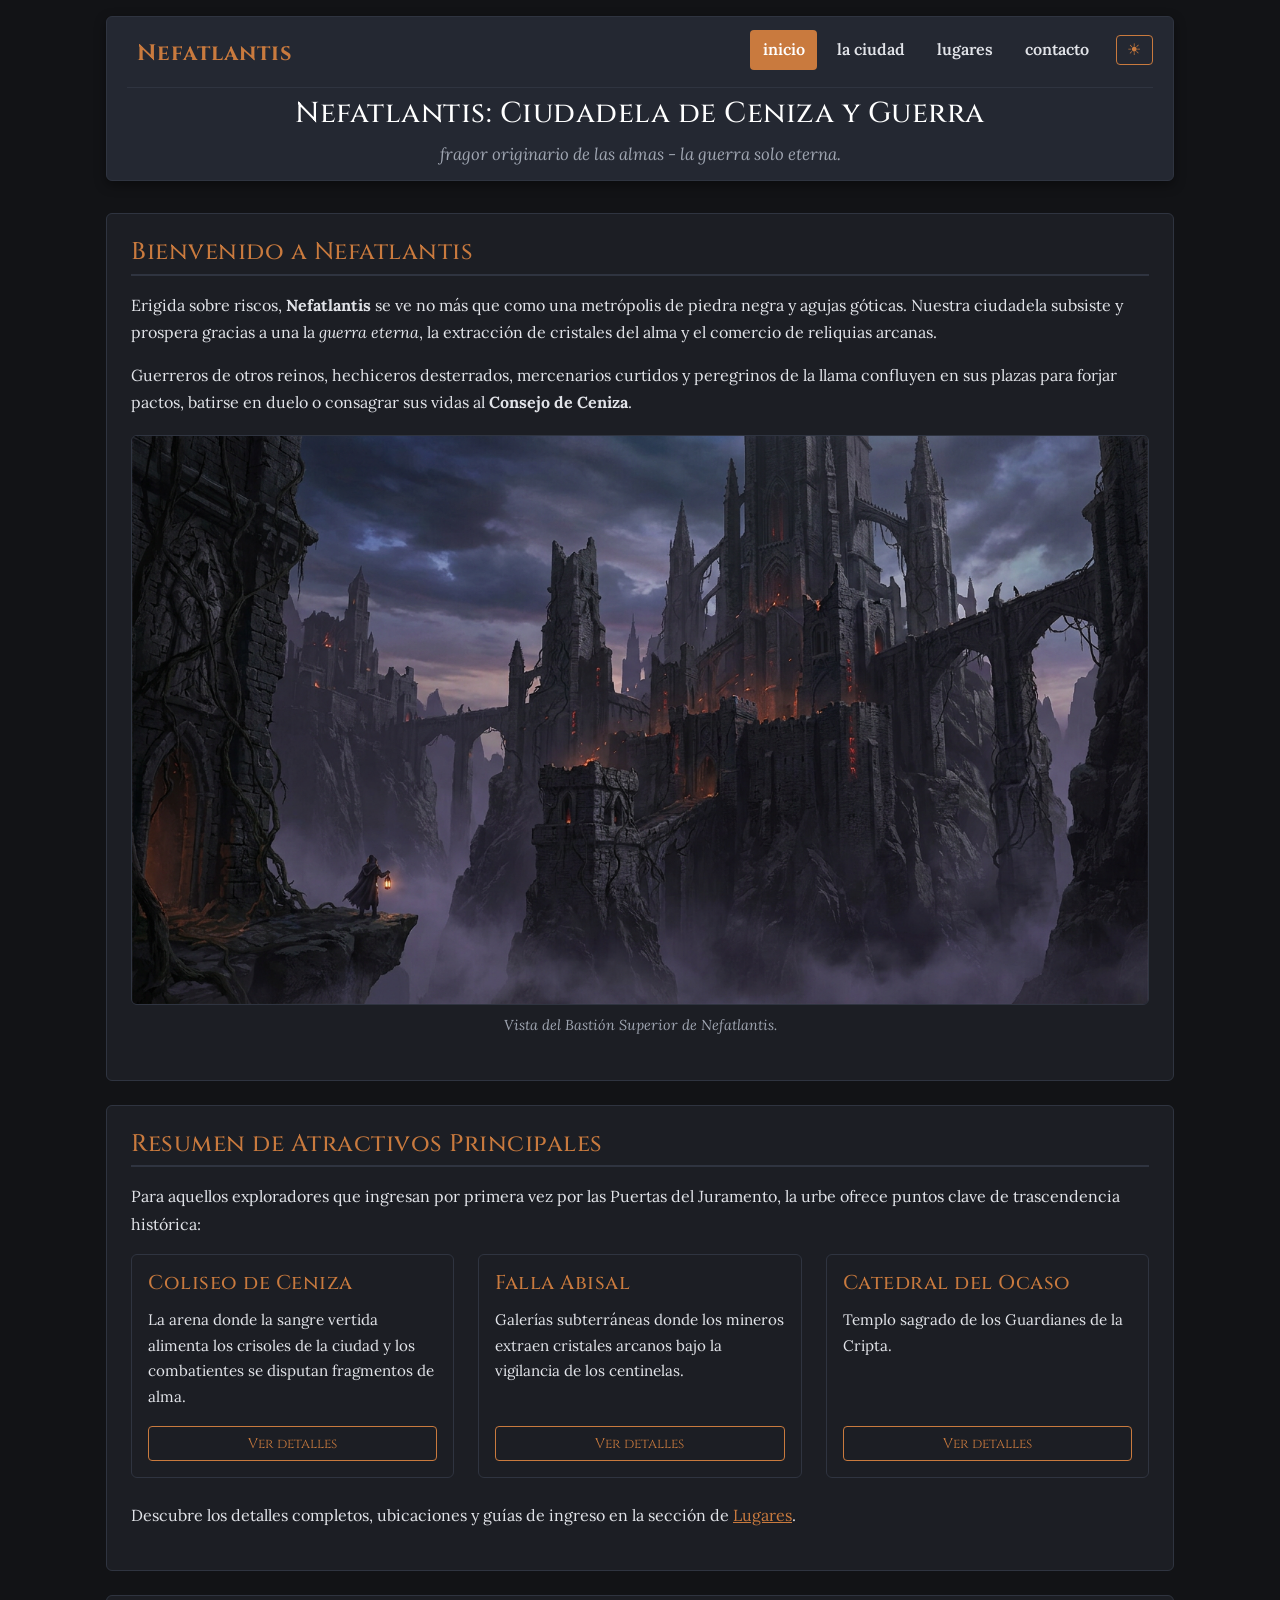
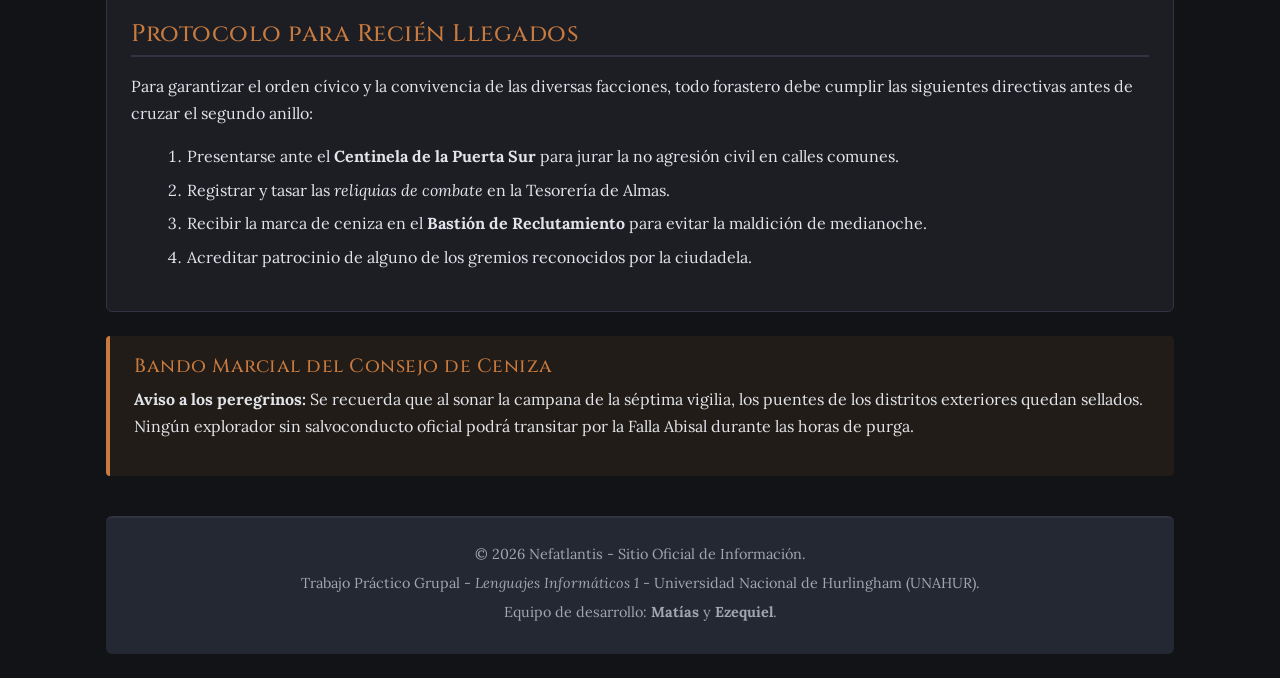
<file: index.html>
<!DOCTYPE html>
<html lang="es">
<head>
    <meta charset="UTF-8">
    <meta name="viewport" content="width=device-width, initial-scale=1.0">
    <title>Nefatlantis</title>
    <link rel="preconnect" href="https://fonts.googleapis.com">
    <link rel="preconnect" href="https://fonts.gstatic.com" crossorigin>
    <link href="https://fonts.googleapis.com/css2?family=Cinzel:wght@600;700;900&family=Lora:ital,wght@0,400;0,600;1,400&display=swap" rel="stylesheet">
        <link href="https://cdn.jsdelivr.net/npm/bootstrap@5.3.3/dist/css/bootstrap.min.css" rel="stylesheet">
    <link rel="stylesheet" href="css/estilos.css">
</head>
<body>

        <header class="sitio-header sticky-top">
        <nav class="navbar navbar-expand-lg navbar-dark bg-nefatlantis" aria-label="Navegación principal">
            <div class="container-fluid px-0">
                <a class="navbar-brand font-titulos" href="index.html">Nefatlantis</a>
                <button class="navbar-toggler" type="button" data-bs-toggle="collapse" data-bs-target="#menuPrincipal" aria-controls="menuPrincipal" aria-expanded="false" aria-label="Alternar navegación">
                    <span class="navbar-toggler-icon"></span>
                </button>
                <div class="collapse navbar-collapse" id="menuPrincipal">
                    <ul class="navbar-nav ms-auto mb-2 mb-lg-0 align-items-lg-center">
                        <li class="nav-item">
                            <a class="nav-link active" aria-current="page" href="index.html">inicio</a>
                        </li>
                        <li class="nav-item">
                            <a class="nav-link" href="ciudad.html">la ciudad</a>
                        </li>
                        <li class="nav-item">
                            <a class="nav-link" href="lugares.html">lugares</a>
                        </li>
                        <li class="nav-item">
                            <a class="nav-link" href="contacto.html">contacto</a>
                        </li>
                        <li class="nav-item ms-lg-2">
                            <button type="button" id="btn-modo" class="btn btn-outline-primario btn-modo-tema" aria-pressed="false" aria-label="Cambiar tema" title="Cambiar tema">☀</button>
                        </li>
                    </ul>
                </div>
            </div>
        </nav>
        <div class="header-presentacion text-center">
            <h1>Nefatlantis: Ciudadela de Ceniza y Guerra</h1>
            <p><em>fragor originario de las almas - la guerra solo eterna.</em></p>
        </div>
    </header>

    <main>
        <section>
            <h2>Bienvenido a Nefatlantis</h2>
            <p>Erigida sobre riscos, <strong>Nefatlantis</strong> se ve no más que como una metrópolis de piedra negra y agujas góticas. Nuestra ciudadela subsiste y prospera gracias a una la <em>guerra eterna</em>, la extracción de cristales del alma y el comercio de reliquias arcanas.</p>
            <p>Guerreros de otros reinos, hechiceros desterrados, mercenarios curtidos y peregrinos de la llama confluyen en sus plazas para forjar pactos, batirse en duelo o consagrar sus vidas al <strong>Consejo de Ceniza</strong>.</p>
            
            <figure>
                <img src="./img/nefatlantis-hero.png" alt="Vista panorámica de la imponente ciudadela gótica de Nefatlantis rodeada de niebla y riscos escarpados">
                <figcaption>Vista del Bastión Superior de Nefatlantis.</figcaption>
            </figure>
        </section>

        <section>
            <h2>Resumen de Atractivos Principales</h2>
            <p>Para aquellos exploradores que ingresan por primera vez por las Puertas del Juramento, la urbe ofrece puntos clave de trascendencia histórica:</p>
            <div class="container px-0">
                <div class="row g-4 mb-4">
                    <div class="col-12 col-md-6 col-lg-4">
                        <article class="card card-nefatlantis h-100">
                            <div class="card-body d-flex flex-column">
                                <h3 class="card-title">Coliseo de Ceniza</h3>
                                <p class="card-text flex-grow-1">La arena donde la sangre vertida alimenta los crisoles de la ciudad y los combatientes se disputan fragmentos de alma.</p>
                                <a href="lugares.html#coliseo" class="btn btn-outline-primario mt-auto">Ver detalles</a>
                            </div>
                        </article>
                    </div>
                    <div class="col-12 col-md-6 col-lg-4">
                        <article class="card card-nefatlantis h-100">
                            <div class="card-body d-flex flex-column">
                                <h3 class="card-title">Falla Abisal</h3>
                                <p class="card-text flex-grow-1">Galerías subterráneas donde los mineros extraen cristales arcanos bajo la vigilancia de los centinelas.</p>
                                <a href="lugares.html#falla" class="btn btn-outline-primario mt-auto">Ver detalles</a>
                            </div>
                        </article>
                    </div>
                    <div class="col-12 col-md-6 col-lg-4">
                        <article class="card card-nefatlantis h-100">
                            <div class="card-body d-flex flex-column">
                                <h3 class="card-title">Catedral del Ocaso</h3>
                                <p class="card-text flex-grow-1">Templo sagrado de los Guardianes de la Cripta.</p>
                                <a href="lugares.html#catedral" class="btn btn-outline-primario mt-auto">Ver detalles</a>
                            </div>
                        </article>
                    </div>
                </div>
            </div>
            <p>Descubre los detalles completos, ubicaciones y guías de ingreso en la sección de <a href="lugares.html">Lugares</a>.</p>
        </section>

        <section>
            <h2>Protocolo para Recién Llegados</h2>
            <p>Para garantizar el orden cívico y la convivencia de las diversas facciones, todo forastero debe cumplir las siguientes directivas antes de cruzar el segundo anillo:</p>
            <ol>
                <li>Presentarse ante el <strong>Centinela de la Puerta Sur</strong> para jurar la no agresión civil en calles comunes.</li>
                <li>Registrar y tasar las <em>reliquias de combate</em> en la Tesorería de Almas.</li>
                <li>Recibir la marca de ceniza en el <strong>Bastión de Reclutamiento</strong> para evitar la maldición de medianoche.</li>
                <li>Acreditar patrocinio de alguno de los gremios reconocidos por la ciudadela.</li>
            </ol>
        </section>

        <aside>
            <h2>Bando Marcial del Consejo de Ceniza</h2>
            <p><strong>Aviso a los peregrinos:</strong> Se recuerda que al sonar la campana de la séptima vigilia, los puentes de los distritos exteriores quedan sellados. Ningún explorador sin salvoconducto oficial podrá transitar por la Falla Abisal durante las horas de purga.</p>
        </aside>
    </main>

    <footer>
        <p>&copy; 2026 Nefatlantis - Sitio Oficial de Información.</p>
        <p>Trabajo Práctico Grupal - <em>Lenguajes Informáticos 1</em> - Universidad Nacional de Hurlingham (UNAHUR).</p>
        <p>Equipo de desarrollo: <strong>Matías</strong> y <strong>Ezequiel</strong>.</p>
    </footer>

    <script src="https://cdn.jsdelivr.net/npm/bootstrap@5.3.3/dist/js/bootstrap.bundle.min.js"></script>
    <script src="js/main.js"></script>
</body>
</html>
</file>
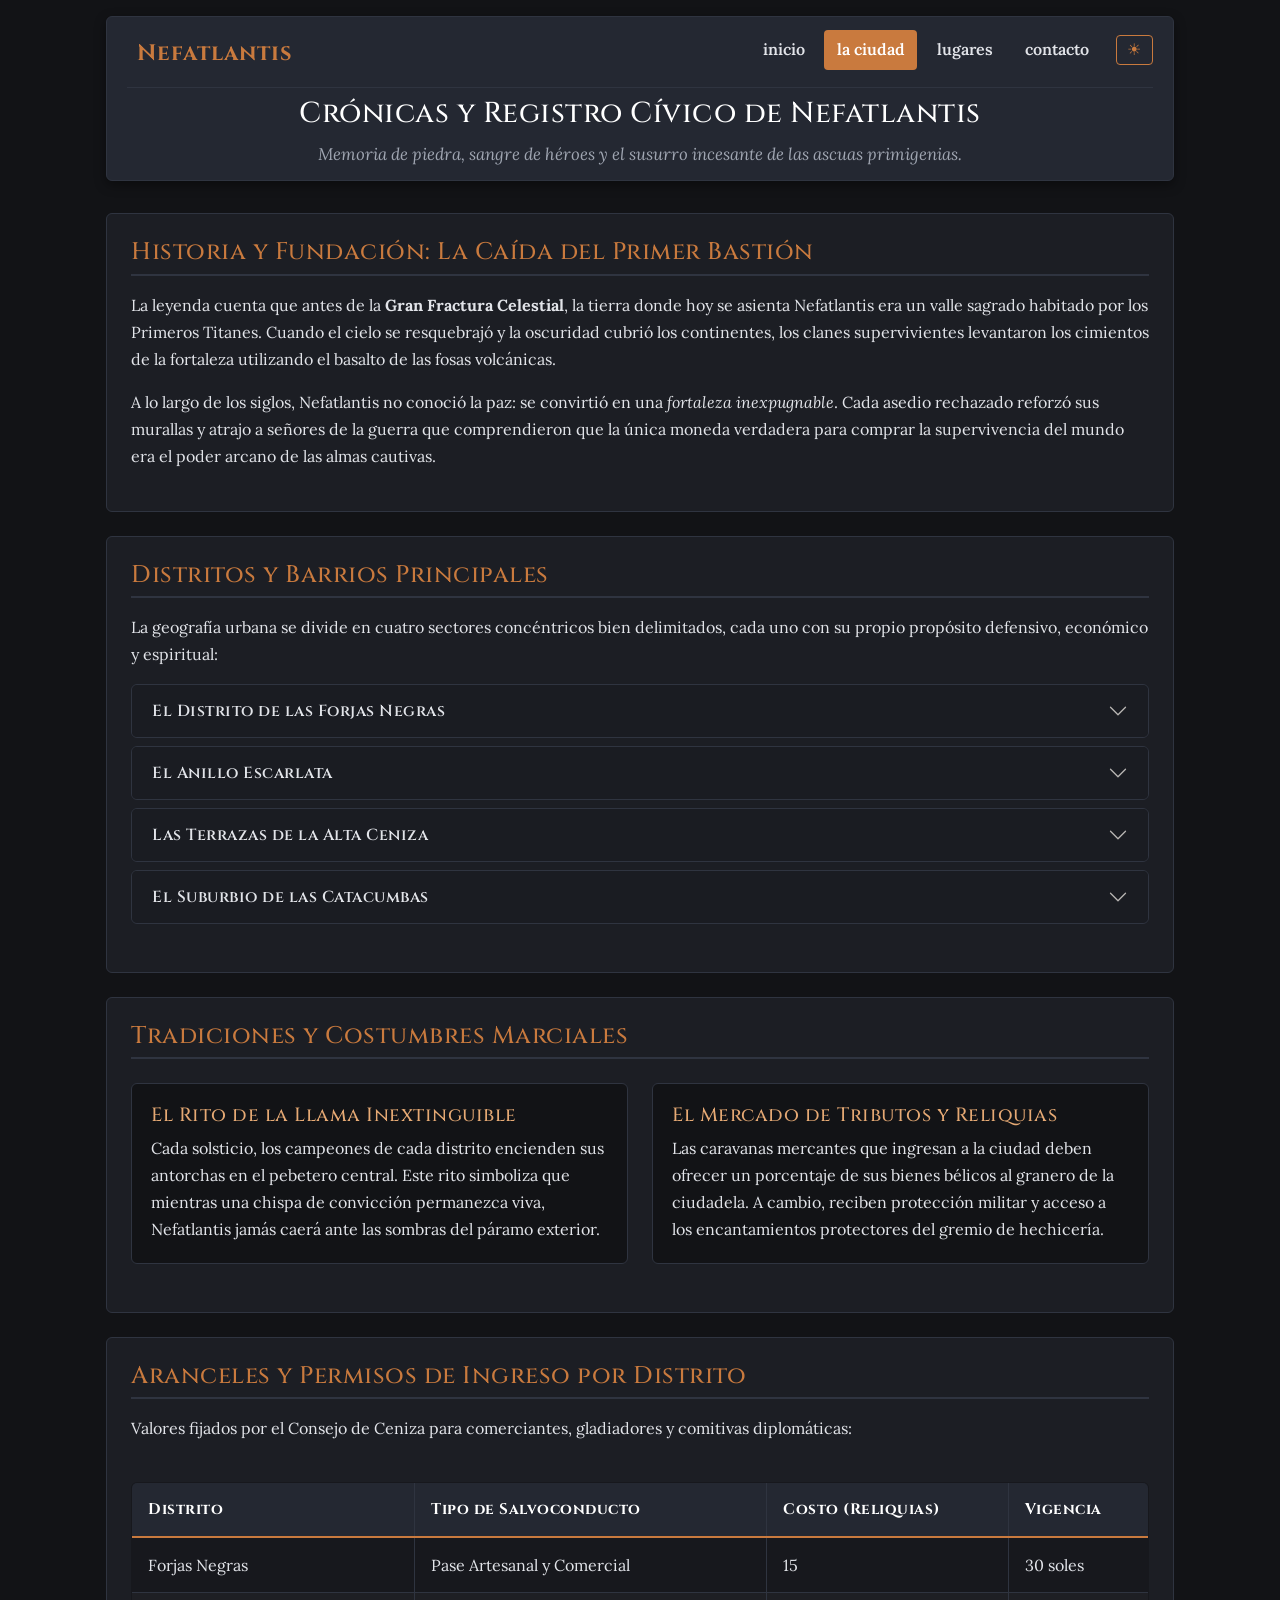
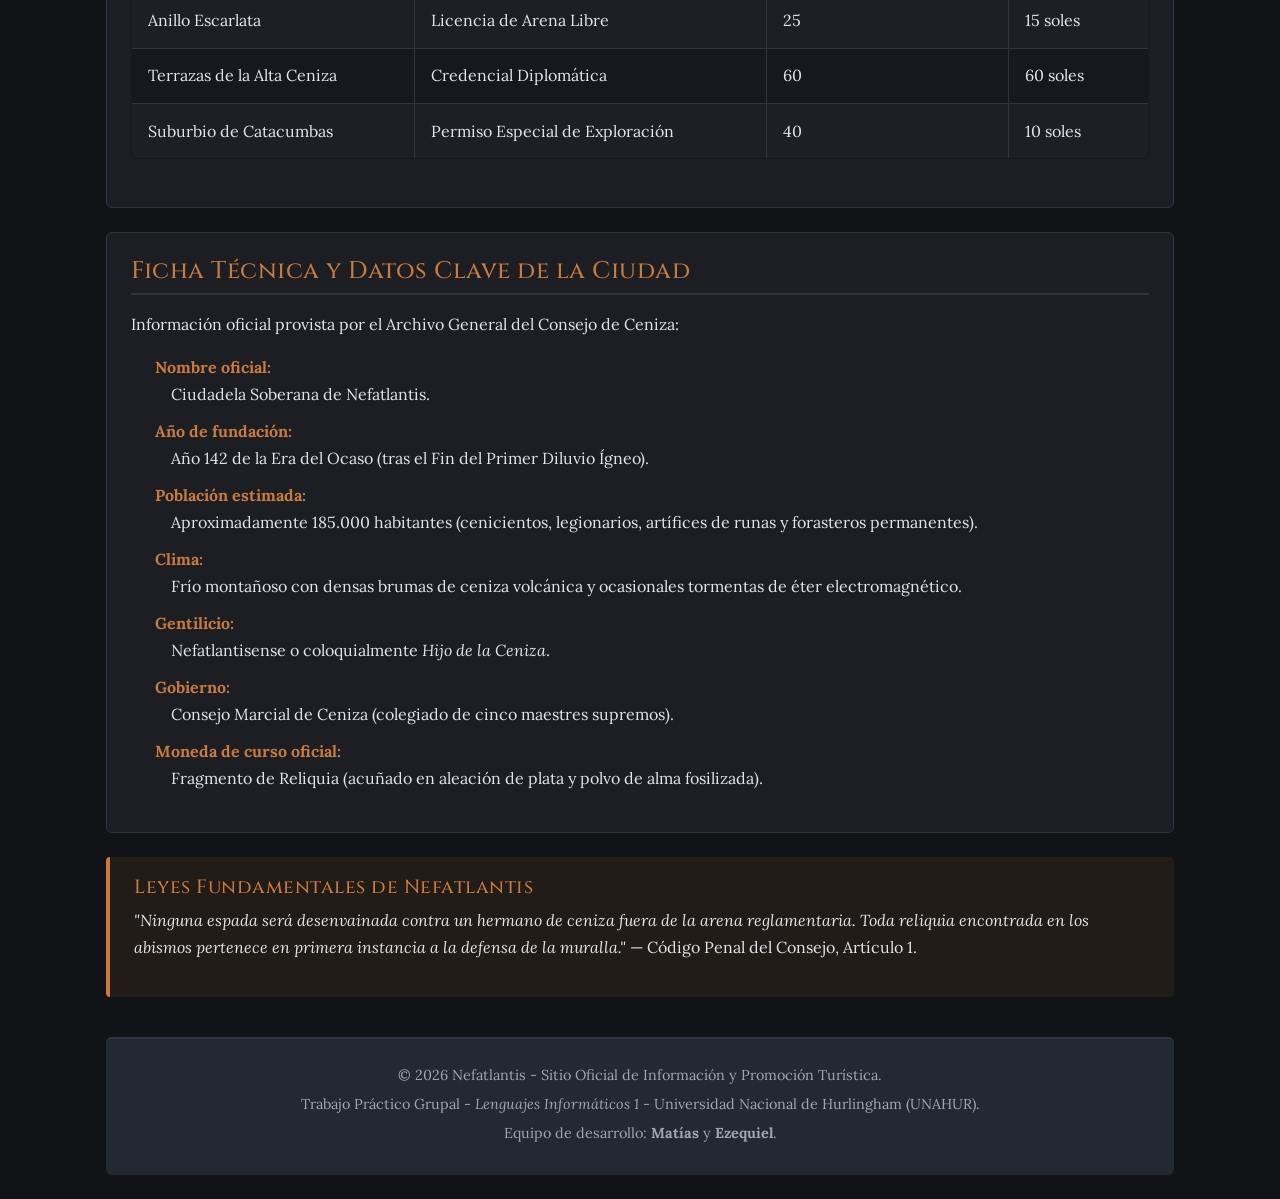
<file: ciudad.html>
<!DOCTYPE html>
<html lang="es">
<head>
    <meta charset="UTF-8">
    <meta name="viewport" content="width=device-width, initial-scale=1.0">
    <title>Nefatlantis</title>
    <link rel="preconnect" href="https://fonts.googleapis.com">
    <link rel="preconnect" href="https://fonts.gstatic.com" crossorigin>
    <link href="https://fonts.googleapis.com/css2?family=Cinzel:wght@600;700;900&family=Lora:ital,wght@0,400;0,600;1,400&display=swap" rel="stylesheet">
        <link href="https://cdn.jsdelivr.net/npm/bootstrap@5.3.3/dist/css/bootstrap.min.css" rel="stylesheet">
    <link rel="stylesheet" href="css/estilos.css">
</head>
<body>

        <header class="sitio-header sticky-top">
        <nav class="navbar navbar-expand-lg navbar-dark bg-nefatlantis" aria-label="Navegación principal">
            <div class="container-fluid px-0">
                <a class="navbar-brand font-titulos" href="index.html">Nefatlantis</a>
                <button class="navbar-toggler" type="button" data-bs-toggle="collapse" data-bs-target="#menuPrincipal" aria-controls="menuPrincipal" aria-expanded="false" aria-label="Alternar navegación">
                    <span class="navbar-toggler-icon"></span>
                </button>
                <div class="collapse navbar-collapse" id="menuPrincipal">
                    <ul class="navbar-nav ms-auto mb-2 mb-lg-0 align-items-lg-center">
                        <li class="nav-item">
                            <a class="nav-link" href="index.html">inicio</a>
                        </li>
                        <li class="nav-item">
                            <a class="nav-link active" aria-current="page" href="ciudad.html">la ciudad</a>
                        </li>
                        <li class="nav-item">
                            <a class="nav-link" href="lugares.html">lugares</a>
                        </li>
                        <li class="nav-item">
                            <a class="nav-link" href="contacto.html">contacto</a>
                        </li>
                        <li class="nav-item ms-lg-2">
                            <button type="button" id="btn-modo" class="btn btn-outline-primario btn-modo-tema" aria-pressed="false" aria-label="Cambiar tema" title="Cambiar tema">☀</button>
                        </li>
                    </ul>
                </div>
            </div>
        </nav>
        <div class="header-presentacion text-center">
            <h1>Crónicas y Registro Cívico de Nefatlantis</h1>
            <p><em>Memoria de piedra, sangre de héroes y el susurro incesante de las ascuas primigenias.</em></p>
        </div>
    </header>

    <main>
        <section>
            <h2>Historia y Fundación: La Caída del Primer Bastión</h2>
            <p>La leyenda cuenta que antes de la <strong>Gran Fractura Celestial</strong>, la tierra donde hoy se asienta Nefatlantis era un valle sagrado habitado por los Primeros Titanes. Cuando el cielo se resquebrajó y la oscuridad cubrió los continentes, los clanes supervivientes levantaron los cimientos de la fortaleza utilizando el basalto de las fosas volcánicas.</p>
            <p>A lo largo de los siglos, Nefatlantis no conoció la paz: se convirtió en una <em>fortaleza inexpugnable</em>. Cada asedio rechazado reforzó sus murallas y atrajo a señores de la guerra que comprendieron que la única moneda verdadera para comprar la supervivencia del mundo era el poder arcano de las almas cautivas.</p>
        </section>

        <section>
            <h2>Distritos y Barrios Principales</h2>
            <p>La geografía urbana se divide en cuatro sectores concéntricos bien delimitados, cada uno con su propio propósito defensivo, económico y espiritual:</p>
            <div class="accordion accordion-nefatlantis mb-4" id="acordeonDistritos">
                <div class="accordion-item">
                    <h3 class="accordion-header" id="headingUno">
                        <button class="accordion-button collapsed" type="button" data-bs-toggle="collapse" data-bs-target="#collapseUno" aria-expanded="false" aria-controls="collapseUno">
                            El Distrito de las Forjas Negras
                        </button>
                    </h3>
                    <div id="collapseUno" class="accordion-collapse collapse" aria-labelledby="headingUno" data-bs-parent="#acordeonDistritos">
                        <div class="accordion-body">
                            Barrio de herreros, armeros y alquimistas de fuego. Los martillos resuenan día y noche creando armaduras encantadas para las legiones de la ciudadela.
                        </div>
                    </div>
                </div>
                <div class="accordion-item">
                    <h3 class="accordion-header" id="headingDos">
                        <button class="accordion-button collapsed" type="button" data-bs-toggle="collapse" data-bs-target="#collapseDos" aria-expanded="false" aria-controls="collapseDos">
                            El Anillo Escarlata
                        </button>
                    </h3>
                    <div id="collapseDos" class="accordion-collapse collapse" aria-labelledby="headingDos" data-bs-parent="#acordeonDistritos">
                        <div class="accordion-body">
                            Epicentro comercial y social donde se sitúan las tabernas de mercenarios, las casas de empeño de reliquias y las arenas secundarias de práctica reglamentada.
                        </div>
                    </div>
                </div>
                <div class="accordion-item">
                    <h3 class="accordion-header" id="headingTres">
                        <button class="accordion-button collapsed" type="button" data-bs-toggle="collapse" data-bs-target="#collapseTres" aria-expanded="false" aria-controls="collapseTres">
                            Las Terrazas de la Alta Ceniza
                        </button>
                    </h3>
                    <div id="collapseTres" class="accordion-collapse collapse" aria-labelledby="headingTres" data-bs-parent="#acordeonDistritos">
                        <div class="accordion-body">
                            Sector elevado donde residen los cancilleres, jueces de guerra, archiveros sagrados y representantes del honorable Consejo de Ceniza.
                        </div>
                    </div>
                </div>
                <div class="accordion-item">
                    <h3 class="accordion-header" id="headingCuatro">
                        <button class="accordion-button collapsed" type="button" data-bs-toggle="collapse" data-bs-target="#collapseCuatro" aria-expanded="false" aria-controls="collapseCuatro">
                            El Suburbio de las Catacumbas
                        </button>
                    </h3>
                    <div id="collapseCuatro" class="accordion-collapse collapse" aria-labelledby="headingCuatro" data-bs-parent="#acordeonDistritos">
                        <div class="accordion-body">
                            Distrito subterráneo cavado en los límites de la falla geológica, poblado por cartógrafos veteranos, nigromantes y mercaderes clandestinos.
                        </div>
                    </div>
                </div>
            </div>
        </section>

        <section>
            <h2>Tradiciones y Costumbres Marciales</h2>
            <div class="contenedor-flex">
                <article class="item-flex">
                    <h3>El Rito de la Llama Inextinguible</h3>
                    <p>Cada solsticio, los campeones de cada distrito encienden sus antorchas en el pebetero central. Este rito simboliza que mientras una chispa de convicción permanezca viva, Nefatlantis jamás caerá ante las sombras del páramo exterior.</p>
                </article>
                <article class="item-flex">
                    <h3>El Mercado de Tributos y Reliquias</h3>
                    <p>Las caravanas mercantes que ingresan a la ciudad deben ofrecer un porcentaje de sus bienes bélicos al granero de la ciudadela. A cambio, reciben protección militar y acceso a los encantamientos protectores del gremio de hechicería.</p>
                </article>
            </div>
        </section>

        <section>
            <h2>Aranceles y Permisos de Ingreso por Distrito</h2>
            <p>Valores fijados por el Consejo de Ceniza para comerciantes, gladiadores y comitivas diplomáticas:</p>
            <div class="table-responsive">
                <table class="tabla-distritos">
                    <thead>
                        <tr>
                            <th>Distrito</th>
                            <th>Tipo de Salvoconducto</th>
                            <th>Costo (Reliquias)</th>
                            <th>Vigencia</th>
                        </tr>
                    </thead>
                    <tbody>
                        <tr>
                            <td>Forjas Negras</td>
                            <td>Pase Artesanal y Comercial</td>
                            <td>15</td>
                            <td>30 soles</td>
                        </tr>
                        <tr>
                            <td>Anillo Escarlata</td>
                            <td>Licencia de Arena Libre</td>
                            <td>25</td>
                            <td>15 soles</td>
                        </tr>
                        <tr>
                            <td>Terrazas de la Alta Ceniza</td>
                            <td>Credencial Diplomática</td>
                            <td>60</td>
                            <td>60 soles</td>
                        </tr>
                        <tr>
                            <td>Suburbio de Catacumbas</td>
                            <td>Permiso Especial de Exploración</td>
                            <td>40</td>
                            <td>10 soles</td>
                        </tr>
                    </tbody>
                </table>
            </div>
        </section>

        <section>
            <h2>Ficha Técnica y Datos Clave de la Ciudad</h2>
            <p>Información oficial provista por el Archivo General del Consejo de Ceniza:</p>
            <dl>
                <dt><strong>Nombre oficial:</strong></dt>
                <dd>Ciudadela Soberana de Nefatlantis.</dd>

                <dt><strong>Año de fundación:</strong></dt>
                <dd>Año 142 de la Era del Ocaso (tras el Fin del Primer Diluvio Ígneo).</dd>

                <dt><strong>Población estimada:</strong></dt>
                <dd>Aproximadamente 185.000 habitantes (cenicientos, legionarios, artífices de runas y forasteros permanentes).</dd>

                <dt><strong>Clima:</strong></dt>
                <dd>Frío montañoso con densas brumas de ceniza volcánica y ocasionales tormentas de éter electromagnético.</dd>

                <dt><strong>Gentilicio:</strong></dt>
                <dd>Nefatlantisense o coloquialmente <em>Hijo de la Ceniza</em>.</dd>

                <dt><strong>Gobierno:</strong></dt>
                <dd>Consejo Marcial de Ceniza (colegiado de cinco maestres supremos).</dd>

                <dt><strong>Moneda de curso oficial:</strong></dt>
                <dd>Fragmento de Reliquia (acuñado en aleación de plata y polvo de alma fosilizada).</dd>
            </dl>
        </section>

        <aside>
            <h2>Leyes Fundamentales de Nefatlantis</h2>
            <p><em>"Ninguna espada será desenvainada contra un hermano de ceniza fuera de la arena reglamentaria. Toda reliquia encontrada en los abismos pertenece en primera instancia a la defensa de la muralla."</em> — Código Penal del Consejo, Artículo 1.</p>
        </aside>
    </main>

    <footer>
        <p>&copy; 2026 Nefatlantis - Sitio Oficial de Información y Promoción Turística.</p>
        <p>Trabajo Práctico Grupal - <em>Lenguajes Informáticos 1</em> - Universidad Nacional de Hurlingham (UNAHUR).</p>
        <p>Equipo de desarrollo: <strong>Matías</strong> y <strong>Ezequiel</strong>.</p>
    </footer>

    <script src="https://cdn.jsdelivr.net/npm/bootstrap@5.3.3/dist/js/bootstrap.bundle.min.js"></script>
    <script src="js/main.js"></script>
</body>
</html>
</file>
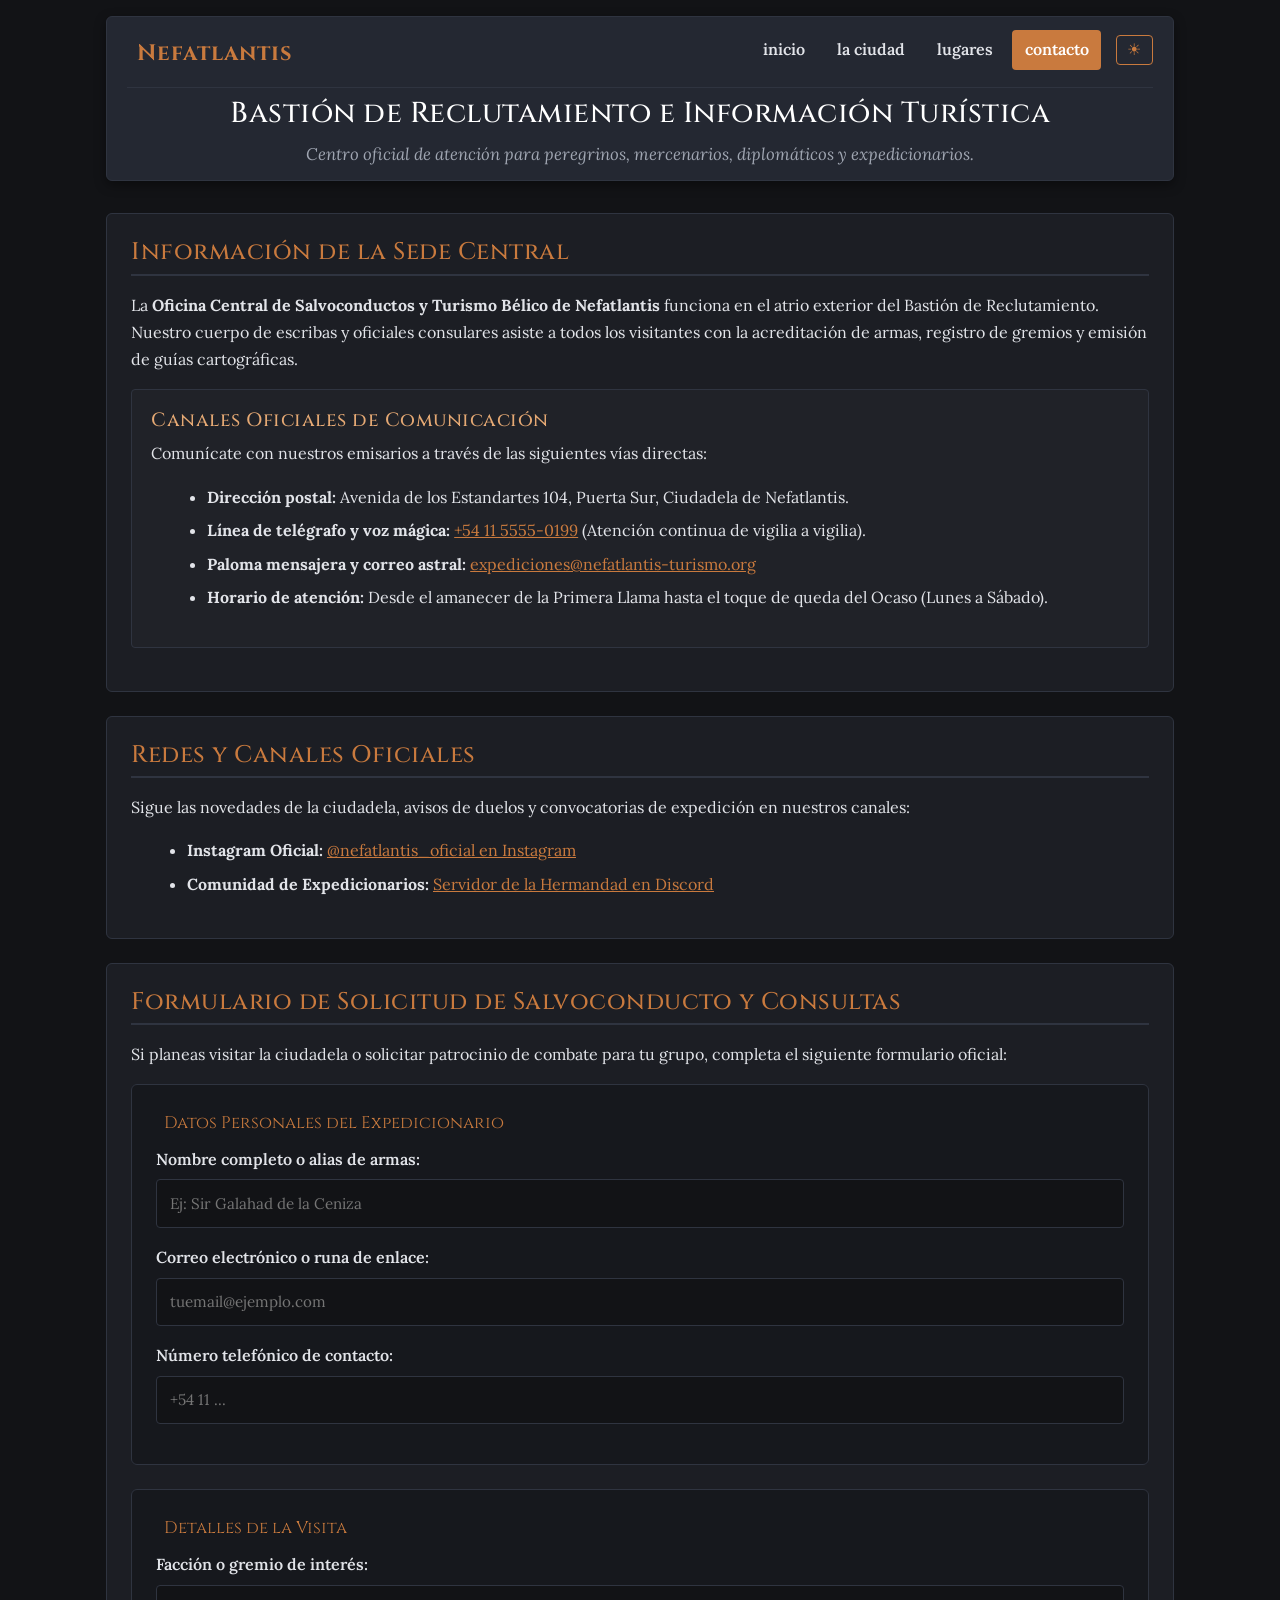
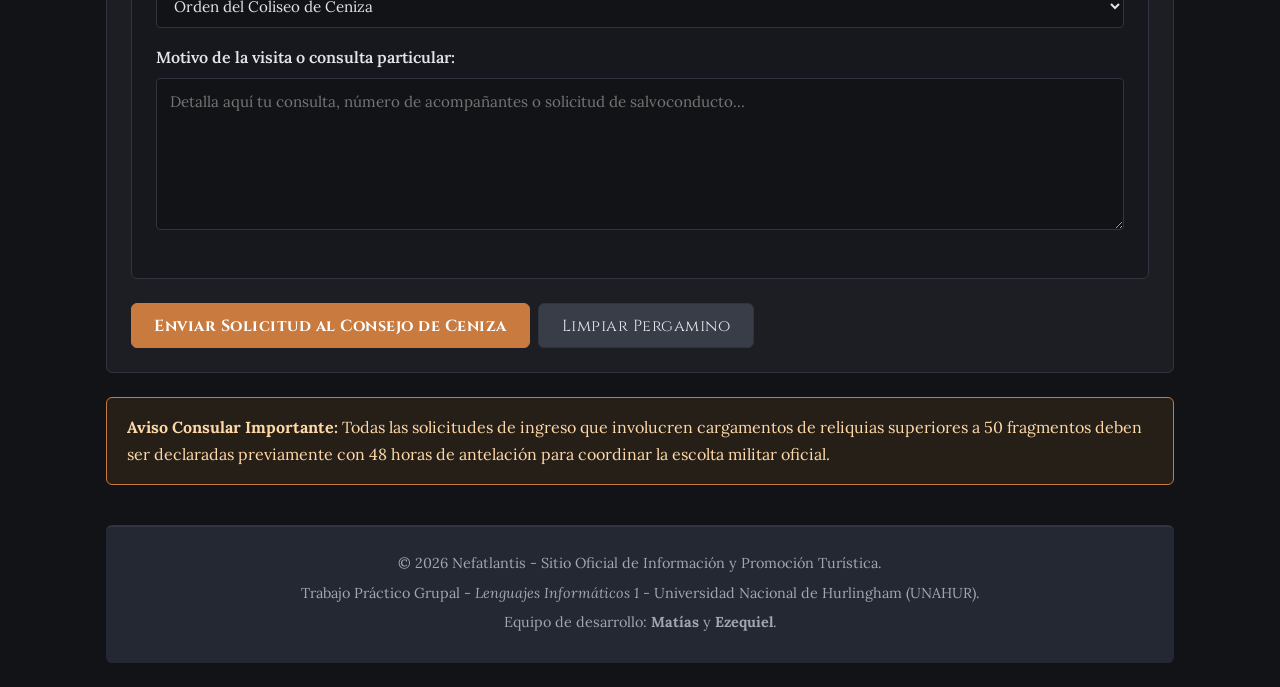
<file: contacto.html>
<!DOCTYPE html>
<html lang="es">
<head>
    <meta charset="UTF-8">
    <meta name="viewport" content="width=device-width, initial-scale=1.0">
    <title>Nefatlantis - Bastión de Reclutamiento e Información Turística | Contacto</title>
    <link rel="preconnect" href="https://fonts.googleapis.com">
    <link rel="preconnect" href="https://fonts.gstatic.com" crossorigin>
    <link href="https://fonts.googleapis.com/css2?family=Cinzel:wght@600;700;900&family=Lora:ital,wght@0,400;0,600;1,400&display=swap" rel="stylesheet">
        <link href="https://cdn.jsdelivr.net/npm/bootstrap@5.3.3/dist/css/bootstrap.min.css" rel="stylesheet">
    <link rel="stylesheet" href="css/estilos.css">
</head>
<body>

        <header class="sitio-header sticky-top">
        <nav class="navbar navbar-expand-lg navbar-dark bg-nefatlantis" aria-label="Navegación principal">
            <div class="container-fluid px-0">
                <a class="navbar-brand font-titulos" href="index.html">Nefatlantis</a>
                <button class="navbar-toggler" type="button" data-bs-toggle="collapse" data-bs-target="#menuPrincipal" aria-controls="menuPrincipal" aria-expanded="false" aria-label="Alternar navegación">
                    <span class="navbar-toggler-icon"></span>
                </button>
                <div class="collapse navbar-collapse" id="menuPrincipal">
                    <ul class="navbar-nav ms-auto mb-2 mb-lg-0 align-items-lg-center">
                        <li class="nav-item">
                            <a class="nav-link" href="index.html">inicio</a>
                        </li>
                        <li class="nav-item">
                            <a class="nav-link" href="ciudad.html">la ciudad</a>
                        </li>
                        <li class="nav-item">
                            <a class="nav-link" href="lugares.html">lugares</a>
                        </li>
                        <li class="nav-item">
                            <a class="nav-link active" aria-current="page" href="contacto.html">contacto</a>
                        </li>
                        <li class="nav-item ms-lg-2">
                            <button type="button" id="btn-modo" class="btn btn-outline-primario btn-modo-tema" aria-pressed="false" aria-label="Cambiar tema" title="Cambiar tema">☀</button>
                        </li>
                    </ul>
                </div>
            </div>
        </nav>
        <div class="header-presentacion text-center">
            <h1>Bastión de Reclutamiento e Información Turística</h1>
            <p><em>Centro oficial de atención para peregrinos, mercenarios, diplomáticos y expedicionarios.</em></p>
        </div>
    </header>

    <main>
        <section>
            <h2>Información de la Sede Central</h2>
            <p>La <strong>Oficina Central de Salvoconductos y Turismo Bélico de Nefatlantis</strong> funciona en el atrio exterior del Bastión de Reclutamiento. Nuestro cuerpo de escribas y oficiales consulares asiste a todos los visitantes con la acreditación de armas, registro de gremios y emisión de guías cartográficas.</p>
            
            <article>
                <h3>Canales Oficiales de Comunicación</h3>
                <p>Comunícate con nuestros emisarios a través de las siguientes vías directas:</p>
                <ul>
                    <li><strong>Dirección postal:</strong> Avenida de los Estandartes 104, Puerta Sur, Ciudadela de Nefatlantis.</li>
                    <li><strong>Línea de telégrafo y voz mágica:</strong> <a href="tel:+541155550199">+54 11 5555-0199</a> (Atención continua de vigilia a vigilia).</li>
                    <li><strong>Paloma mensajera y correo astral:</strong> <a href="mailto:expediciones@nefatlantis-turismo.org">expediciones@nefatlantis-turismo.org</a></li>
                    <li><strong>Horario de atención:</strong> Desde el amanecer de la Primera Llama hasta el toque de queda del Ocaso (Lunes a Sábado).</li>
                </ul>
            </article>
        </section>

        <section>
            <h2>Redes y Canales Oficiales</h2>
            <p>Sigue las novedades de la ciudadela, avisos de duelos y convocatorias de expedición en nuestros canales:</p>
            <ul>
                <li>
                    <strong>Instagram Oficial:</strong> 
                    <a href="https://www.instagram.com/nefatlantis_oficial" target="_blank" rel="noopener noreferrer">@nefatlantis_oficial en Instagram</a>
                </li>
                <li>
                    <strong>Comunidad de Expedicionarios:</strong> 
                    <a href="https://discord.gg/nefatlantis" target="_blank" rel="noopener noreferrer">Servidor de la Hermandad en Discord</a>
                </li>
            </ul>
        </section>

        <section>
            <h2>Formulario de Solicitud de Salvoconducto y Consultas</h2>
            <p>Si planeas visitar la ciudadela o solicitar patrocinio de combate para tu grupo, completa el siguiente formulario oficial:</p>
            
            <form id="form-contacto" action="#" method="post" novalidate>
                <fieldset>
                    <legend>Datos Personales del Expedicionario</legend>
                    
                    <p>
                        <label for="nombre">Nombre completo o alias de armas:</label><br>
                        <input type="text" id="nombre" name="nombre" required placeholder="Ej: Sir Galahad de la Ceniza">
                        <span class="mensaje-error" id="error-nombre" aria-live="polite"></span>
                    </p>

                    <p>
                        <label for="email">Correo electrónico o runa de enlace:</label><br>
                        <input type="email" id="email" name="email" required placeholder="tuemail@ejemplo.com">
                        <span class="mensaje-error" id="error-email" aria-live="polite"></span>
                    </p>

                    <p>
                        <label for="telefono">Número telefónico de contacto:</label><br>
                        <input type="tel" id="telefono" name="telefono" placeholder="+54 11 ...">
                    </p>
                </fieldset>

                <fieldset>
                    <legend>Detalles de la Visita</legend>

                    <p>
                        <label for="gremio">Facción o gremio de interés:</label><br>
                        <select id="gremio" name="gremio">
                            <option value="gladiador">Orden del Coliseo de Ceniza</option>
                            <option value="minero">Gremio de Exploradores de la Falla</option>
                            <option value="erudito">Custodios de la Catedral del Ocaso</option>
                            <option value="comerciante">Caravana Libre de Tributos</option>
                            <option value="turista">Visitante Diplomático / Turista Cultural</option>
                        </select>
                    </p>

                    <p>
                        <label for="mensaje">Motivo de la visita o consulta particular:</label><br>
                        <textarea id="mensaje" name="mensaje" rows="5" cols="40" required placeholder="Detalla aquí tu consulta, número de acompañantes o solicitud de salvoconducto..."></textarea>
                        <span class="mensaje-error" id="error-mensaje" aria-live="polite"></span>
                    </p>
                </fieldset>

                <div class="d-flex flex-wrap gap-2 mt-3">
                    <button type="submit" class="btn btn-primario">Enviar Solicitud al Consejo de Ceniza</button>
                    <button type="reset" class="btn btn-secundario">Limpiar Pergamino</button>
                </div>

                <div id="estado-formulario" class="estado-formulario" role="status" aria-live="polite"></div>
            </form>
        </section>

        <div class="alert alert-warning alert-nefatlantis d-flex align-items-center mb-4" role="alert">
            <div>
                <strong>Aviso Consular Importante:</strong> Todas las solicitudes de ingreso que involucren cargamentos de reliquias superiores a 50 fragmentos deben ser declaradas previamente con 48 horas de antelación para coordinar la escolta militar oficial.
            </div>
        </div>
    </main>

    <footer>
        <p>&copy; 2026 Nefatlantis - Sitio Oficial de Información y Promoción Turística.</p>
        <p>Trabajo Práctico Grupal - <em>Lenguajes Informáticos 1</em> - Universidad Nacional de Hurlingham (UNAHUR).</p>
        <p>Equipo de desarrollo: <strong>Matías</strong> y <strong>Ezequiel</strong>.</p>
    </footer>

    <script src="https://cdn.jsdelivr.net/npm/bootstrap@5.3.3/dist/js/bootstrap.bundle.min.js"></script>
    <script src="js/main.js"></script>
</body>
</html>
</file>
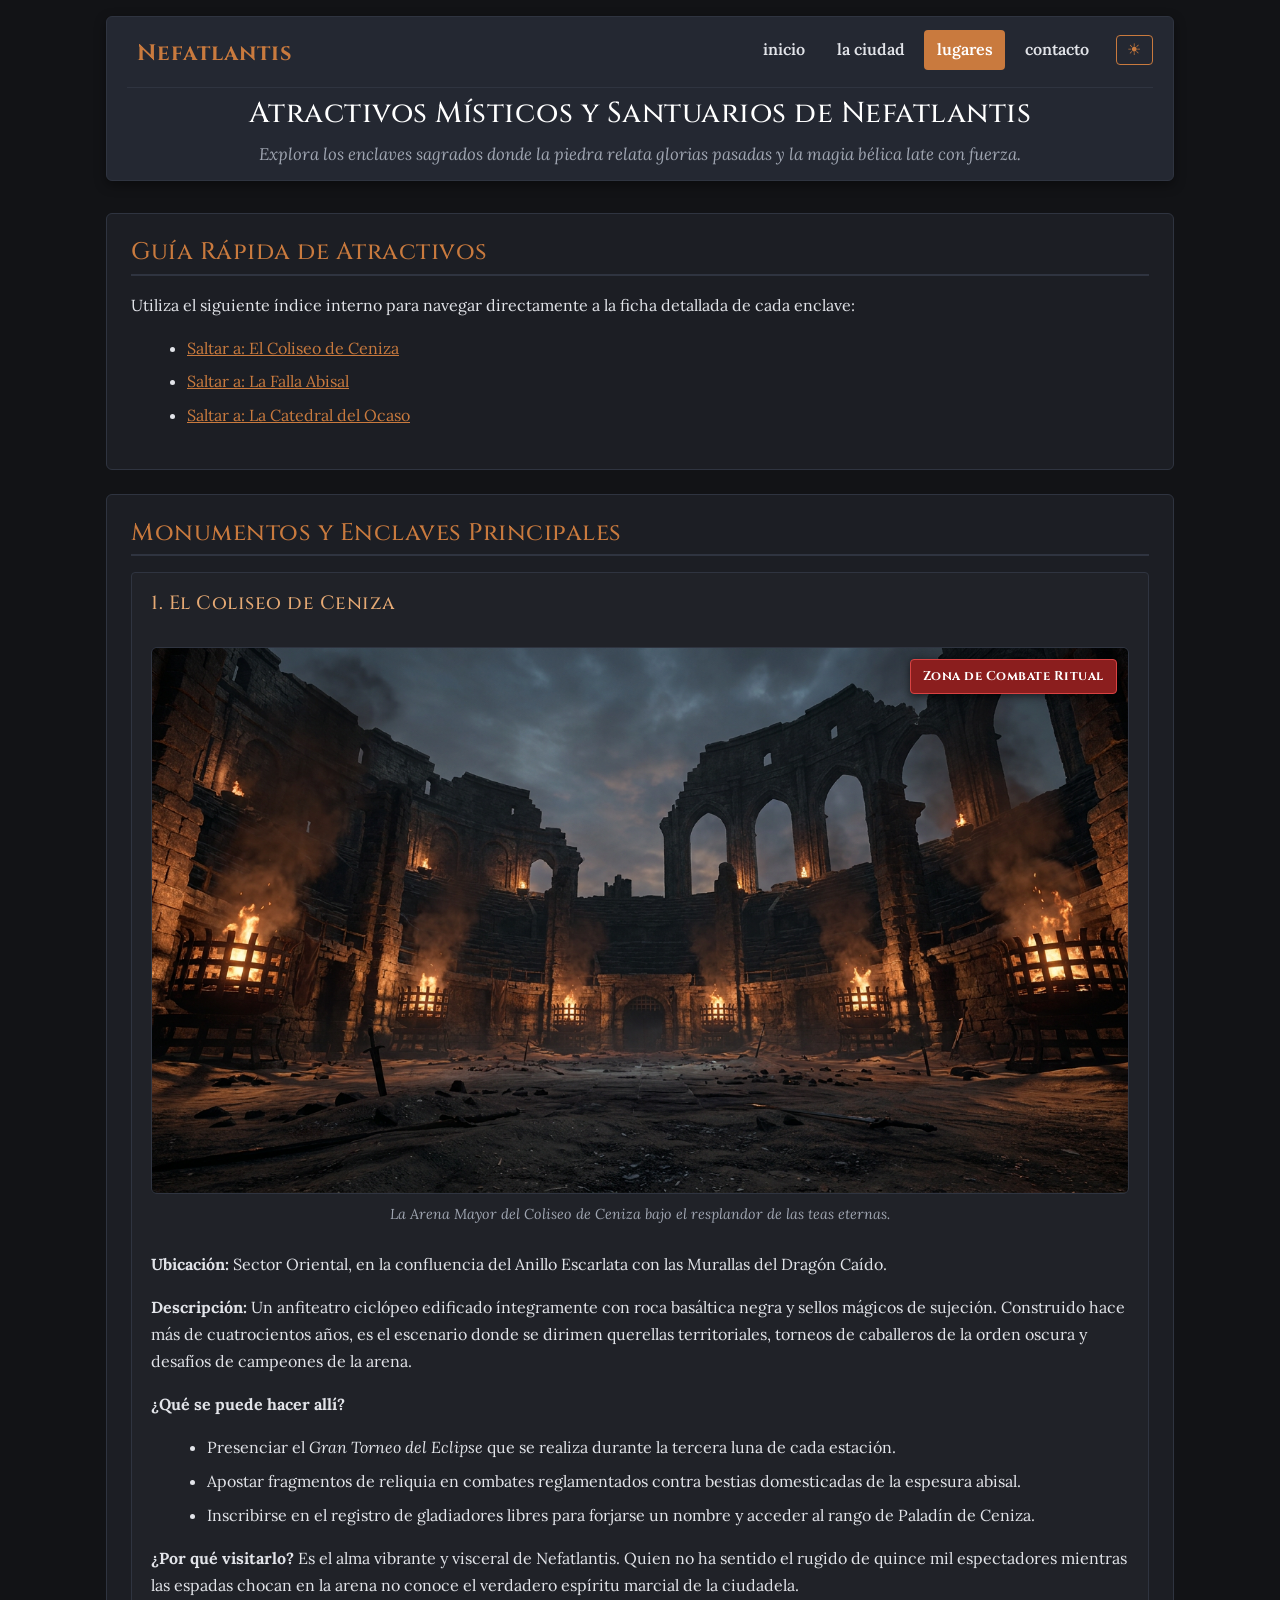
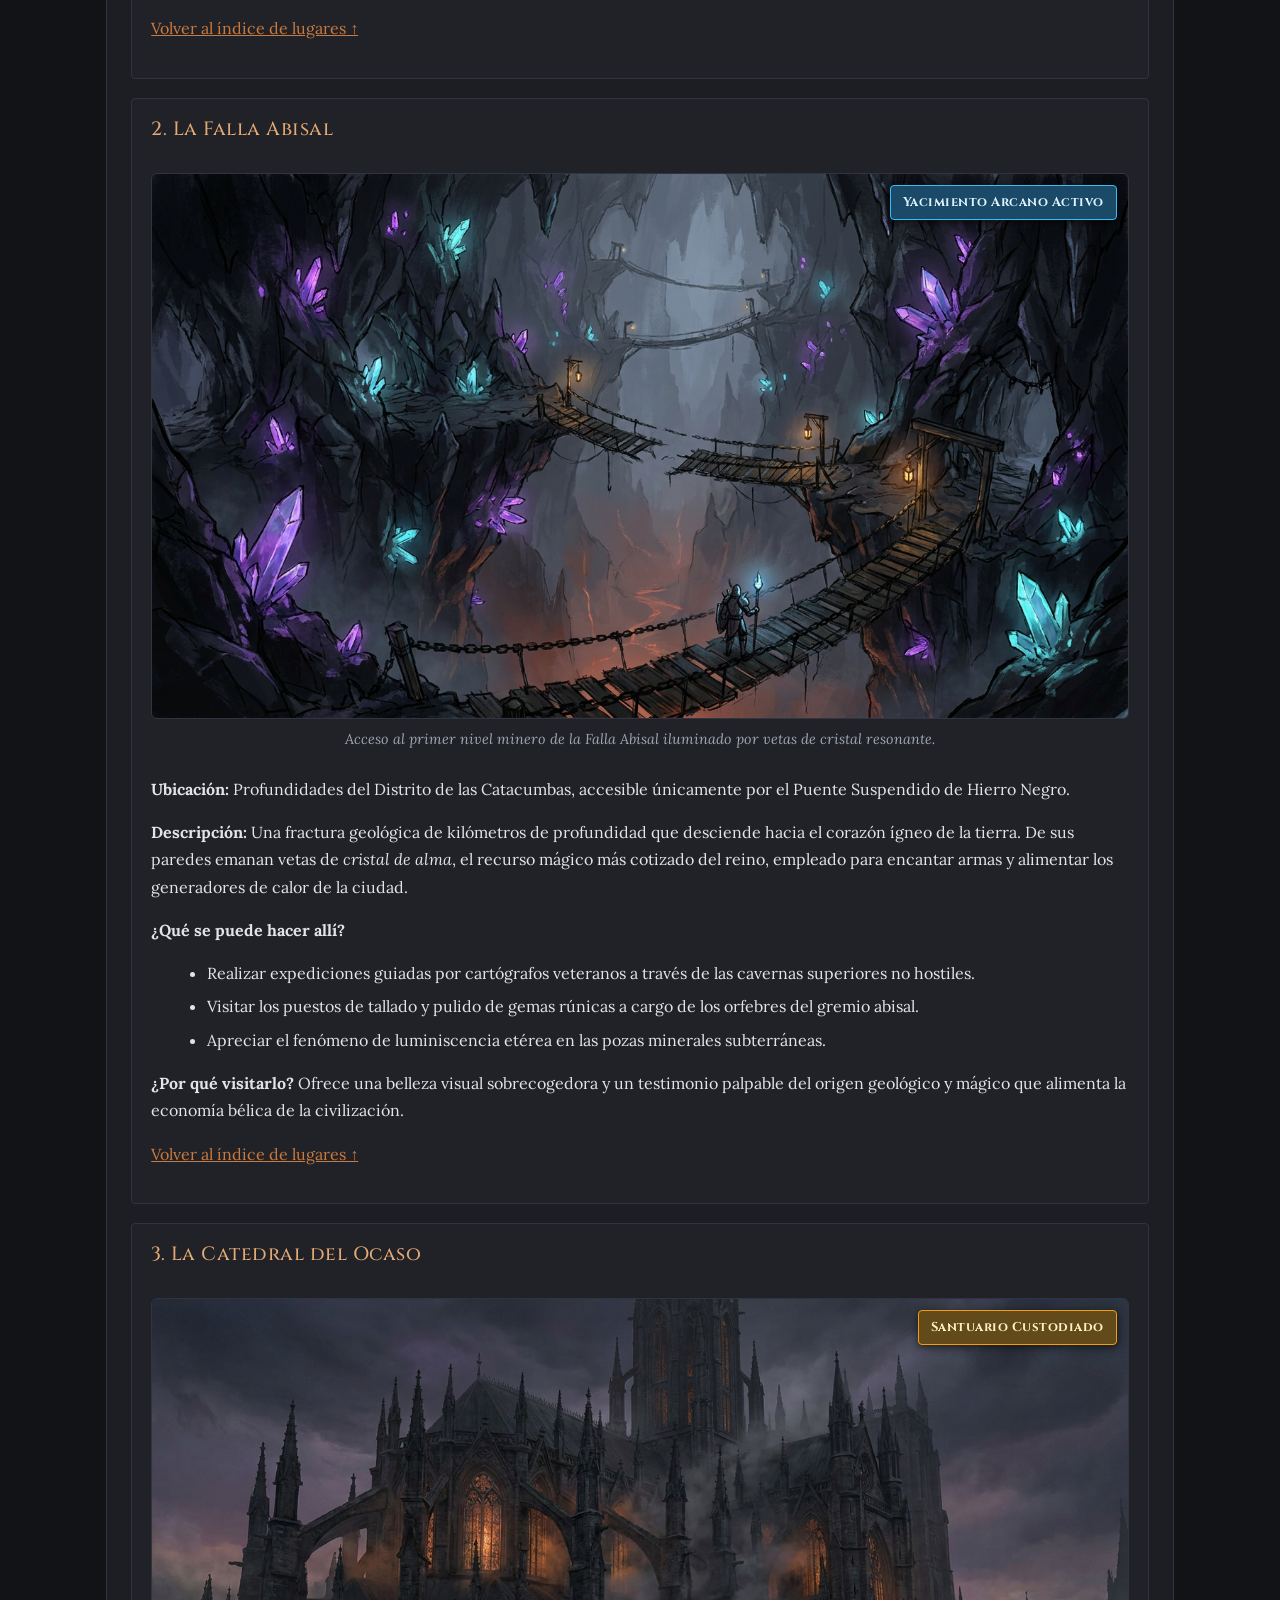
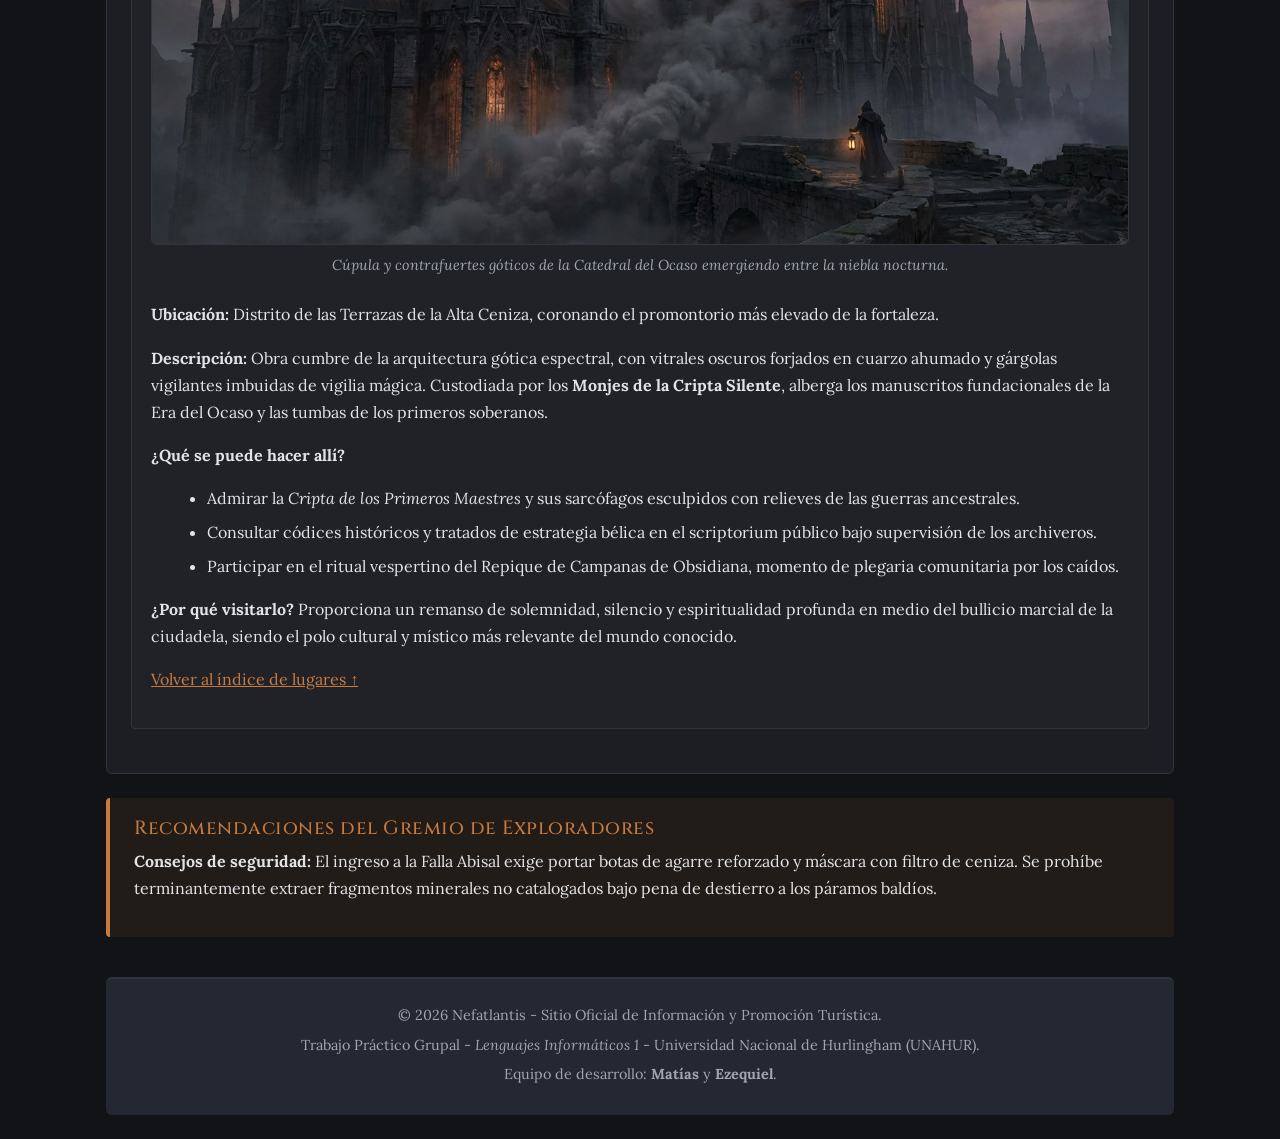
<file: lugares.html>
<!DOCTYPE html>
<html lang="es">
<head>
    <meta charset="UTF-8">
    <meta name="viewport" content="width=device-width, initial-scale=1.0">
    <title>Nefatlantis - Lugares de Interés y Monumentos Arcanos | Atractivos</title>
    <link rel="preconnect" href="https://fonts.googleapis.com">
    <link rel="preconnect" href="https://fonts.gstatic.com" crossorigin>
    <link href="https://fonts.googleapis.com/css2?family=Cinzel:wght@600;700;900&family=Lora:ital,wght@0,400;0,600;1,400&display=swap" rel="stylesheet">
        <link href="https://cdn.jsdelivr.net/npm/bootstrap@5.3.3/dist/css/bootstrap.min.css" rel="stylesheet">
    <link rel="stylesheet" href="css/estilos.css">
</head>
<body id="arriba">

        <header class="sitio-header sticky-top">
        <nav class="navbar navbar-expand-lg navbar-dark bg-nefatlantis" aria-label="Navegación principal">
            <div class="container-fluid px-0">
                <a class="navbar-brand font-titulos" href="index.html">Nefatlantis</a>
                <button class="navbar-toggler" type="button" data-bs-toggle="collapse" data-bs-target="#menuPrincipal" aria-controls="menuPrincipal" aria-expanded="false" aria-label="Alternar navegación">
                    <span class="navbar-toggler-icon"></span>
                </button>
                <div class="collapse navbar-collapse" id="menuPrincipal">
                    <ul class="navbar-nav ms-auto mb-2 mb-lg-0 align-items-lg-center">
                        <li class="nav-item">
                            <a class="nav-link" href="index.html">inicio</a>
                        </li>
                        <li class="nav-item">
                            <a class="nav-link" href="ciudad.html">la ciudad</a>
                        </li>
                        <li class="nav-item">
                            <a class="nav-link active" aria-current="page" href="lugares.html">lugares</a>
                        </li>
                        <li class="nav-item">
                            <a class="nav-link" href="contacto.html">contacto</a>
                        </li>
                        <li class="nav-item ms-lg-2">
                            <button type="button" id="btn-modo" class="btn btn-outline-primario btn-modo-tema" aria-pressed="false" aria-label="Cambiar tema" title="Cambiar tema">☀</button>
                        </li>
                    </ul>
                </div>
            </div>
        </nav>
        <div class="header-presentacion text-center">
            <h1>Atractivos Místicos y Santuarios de Nefatlantis</h1>
            <p><em>Explora los enclaves sagrados donde la piedra relata glorias pasadas y la magia bélica late con fuerza.</em></p>
        </div>
    </header>

    <main>
        <section>
            <h2>Guía Rápida de Atractivos</h2>
            <p>Utiliza el siguiente índice interno para navegar directamente a la ficha detallada de cada enclave:</p>
            <ul>
                <li><a href="#coliseo">Saltar a: El Coliseo de Ceniza</a></li>
                <li><a href="#falla">Saltar a: La Falla Abisal</a></li>
                <li><a href="#catedral">Saltar a: La Catedral del Ocaso</a></li>
            </ul>
        </section>

        <section>
            <h2>Monumentos y Enclaves Principales</h2>

            <article id="coliseo">
                <h3>1. El Coliseo de Ceniza</h3>
                <figure class="contenedor-imagen-posicionada">
                    <span class="badge-enclave badge-peligro">Zona de Combate Ritual</span>
                    <img src="img/coliseo-ceniza.png" alt="Antigua arena circular de piedra oscura donde se celebran los combates rituales de Nefatlantis">
                    <figcaption>La Arena Mayor del Coliseo de Ceniza bajo el resplandor de las teas eternas.</figcaption>
                </figure>
                <p><strong>Ubicación:</strong> Sector Oriental, en la confluencia del Anillo Escarlata con las Murallas del Dragón Caído.</p>
                <p><strong>Descripción:</strong> Un anfiteatro ciclópeo edificado íntegramente con roca basáltica negra y sellos mágicos de sujeción. Construido hace más de cuatrocientos años, es el escenario donde se dirimen querellas territoriales, torneos de caballeros de la orden oscura y desafíos de campeones de la arena.</p>
                <p><strong>¿Qué se puede hacer allí?</strong></p>
                <ul>
                    <li>Presenciar el <em>Gran Torneo del Eclipse</em> que se realiza durante la tercera luna de cada estación.</li>
                    <li>Apostar fragmentos de reliquia en combates reglamentados contra bestias domesticadas de la espesura abisal.</li>
                    <li>Inscribirse en el registro de gladiadores libres para forjarse un nombre y acceder al rango de Paladín de Ceniza.</li>
                </ul>
                <p><strong>¿Por qué visitarlo?</strong> Es el alma vibrante y visceral de Nefatlantis. Quien no ha sentido el rugido de quince mil espectadores mientras las espadas chocan en la arena no conoce el verdadero espíritu marcial de la ciudadela.</p>
                <p><a href="#arriba">Volver al índice de lugares &uarr;</a></p>
            </article>

            <article id="falla">
                <h3>2. La Falla Abisal</h3>
                <figure class="contenedor-imagen-posicionada">
                    <span class="badge-enclave badge-misterio">Yacimiento Arcano Activo</span>
                    <img src="img/falla-abisal.png" alt="Profundo cañón y falla subterránea con reflejos arcanos y senderos colgantes">
                    <figcaption>Acceso al primer nivel minero de la Falla Abisal iluminado por vetas de cristal resonante.</figcaption>
                </figure>
                <p><strong>Ubicación:</strong> Profundidades del Distrito de las Catacumbas, accesible únicamente por el Puente Suspendido de Hierro Negro.</p>
                <p><strong>Descripción:</strong> Una fractura geológica de kilómetros de profundidad que desciende hacia el corazón ígneo de la tierra. De sus paredes emanan vetas de <em>cristal de alma</em>, el recurso mágico más cotizado del reino, empleado para encantar armas y alimentar los generadores de calor de la ciudad.</p>
                <p><strong>¿Qué se puede hacer allí?</strong></p>
                <ul>
                    <li>Realizar expediciones guiadas por cartógrafos veteranos a través de las cavernas superiores no hostiles.</li>
                    <li>Visitar los puestos de tallado y pulido de gemas rúnicas a cargo de los orfebres del gremio abisal.</li>
                    <li>Apreciar el fenómeno de luminiscencia etérea en las pozas minerales subterráneas.</li>
                </ul>
                <p><strong>¿Por qué visitarlo?</strong> Ofrece una belleza visual sobrecogedora y un testimonio palpable del origen geológico y mágico que alimenta la economía bélica de la civilización.</p>
                <p><a href="#arriba">Volver al índice de lugares &uarr;</a></p>
            </article>

            <article id="catedral">
                <h3>3. La Catedral del Ocaso</h3>
                <figure class="contenedor-imagen-posicionada">
                    <span class="badge-enclave badge-sagrado">Santuario Custodiado</span>
                    <img src="img/catedral-ocaso.png" alt="Silueta gótica monumental de la Catedral del Ocaso elevándose sobre la bruma de Nefatlantis">
                    <figcaption>Cúpula y contrafuertes góticos de la Catedral del Ocaso emergiendo entre la niebla nocturna.</figcaption>
                </figure>
                <p><strong>Ubicación:</strong> Distrito de las Terrazas de la Alta Ceniza, coronando el promontorio más elevado de la fortaleza.</p>
                <p><strong>Descripción:</strong> Obra cumbre de la arquitectura gótica espectral, con vitrales oscuros forjados en cuarzo ahumado y gárgolas vigilantes imbuidas de vigilia mágica. Custodiada por los <strong>Monjes de la Cripta Silente</strong>, alberga los manuscritos fundacionales de la Era del Ocaso y las tumbas de los primeros soberanos.</p>
                <p><strong>¿Qué se puede hacer allí?</strong></p>
                <ul>
                    <li>Admirar la <em>Cripta de los Primeros Maestres</em> y sus sarcófagos esculpidos con relieves de las guerras ancestrales.</li>
                    <li>Consultar códices históricos y tratados de estrategia bélica en el scriptorium público bajo supervisión de los archiveros.</li>
                    <li>Participar en el ritual vespertino del Repique de Campanas de Obsidiana, momento de plegaria comunitaria por los caídos.</li>
                </ul>
                <p><strong>¿Por qué visitarlo?</strong> Proporciona un remanso de solemnidad, silencio y espiritualidad profunda en medio del bullicio marcial de la ciudadela, siendo el polo cultural y místico más relevante del mundo conocido.</p>
                <p><a href="#arriba">Volver al índice de lugares &uarr;</a></p>
            </article>

        </section>

        <aside>
            <h2>Recomendaciones del Gremio de Exploradores</h2>
            <p><strong>Consejos de seguridad:</strong> El ingreso a la Falla Abisal exige portar botas de agarre reforzado y máscara con filtro de ceniza. Se prohíbe terminantemente extraer fragmentos minerales no catalogados bajo pena de destierro a los páramos baldíos.</p>
        </aside>
    </main>

    <footer>
        <p>&copy; 2026 Nefatlantis - Sitio Oficial de Información y Promoción Turística.</p>
        <p>Trabajo Práctico Grupal - <em>Lenguajes Informáticos 1</em> - Universidad Nacional de Hurlingham (UNAHUR).</p>
        <p>Equipo de desarrollo: <strong>Matías</strong> y <strong>Ezequiel</strong>.</p>
    </footer>

    <script src="https://cdn.jsdelivr.net/npm/bootstrap@5.3.3/dist/js/bootstrap.bundle.min.js"></script>
    <script src="js/main.js"></script>
</body>
</html>
</file>
<file: css/estilos.css>
/* Variables de color y tipografia */
:root {
    --color-fondo: #121316;
    --color-tarjeta: #1c1e24;
    --color-texto: #e2e4e9;
    --color-texto-secundario: #a0a6b2;
    --color-primario: #c97a3e;
    --color-primario-hover: #e08b4c;
    --color-borde: #2f3440;
    --color-encabezado: #242832;
    --fuente-titulos: 'Cinzel', serif;
    --fuente-cuerpo: 'Lora', Georgia, serif;
}

/* Reset basico y box-sizing */
* {
    box-sizing: border-box;
    margin: 0;
    padding: 0;
}

/* Estilos generales del documento */
body {
    background-color: var(--color-fondo);
    color: var(--color-texto);
    font-family: var(--fuente-cuerpo);
    font-size: 16px;
    line-height: 1.7;
    max-width: 1100px;
    margin: 0 auto;
    padding: 0 1rem;
}

/* Tipografia para titulos */
h1, h2, h3 {
    font-family: var(--fuente-titulos);
    color: #f5f5f7;
    letter-spacing: 0.5px;
}

h1 {
    font-size: 2rem;
    color: #ffffff;
    margin-bottom: 0.5rem;
}

h2 {
    font-size: 1.5rem;
    color: var(--color-primario);
    border-bottom: 2px solid var(--color-borde);
    padding-bottom: 0.4rem;
    margin-bottom: 1rem;
}

h3 {
    font-size: 1.2rem;
    color: #e5a974;
    margin-bottom: 0.5rem;
}

/* Parrafos y enlaces generales */
p {
    margin-bottom: 1rem;
}

a {
    color: var(--color-primario);
}


/* Header y presentacion principal */
header {
    background-color: var(--color-encabezado);
    border: 1px solid var(--color-borde);
    border-radius: 6px;
    padding: 2rem 1.5rem;
    margin-top: 1.5rem;
    margin-bottom: 1rem;
    text-align: center;
}

header p {
    color: var(--color-texto-secundario);
    font-size: 1.05rem;
    margin-bottom: 0;
}

/* Barra de navegacion */
nav {
    background-color: var(--color-tarjeta);
    border: 1px solid var(--color-borde);
    border-radius: 6px;
    padding: 0.75rem 1rem;
    margin-bottom: 2rem;
}

nav ul {
    list-style: none;
    display: flex;
    justify-content: center;
    flex-wrap: wrap;
    gap: 1.5rem;
}

nav a {
    color: var(--color-texto);
    text-decoration: none;
    font-weight: 600;
    padding: 0.3rem 0.6rem;
    border-radius: 4px;
    transition: color 0.2s, background-color 0.2s;
}

nav a:hover {
    color: #ffffff;
    background-color: var(--color-primario);
}

/* Secciones y contenido principal */
main {
    margin-bottom: 2.5rem;
}

section {
    background-color: var(--color-tarjeta);
    border: 1px solid var(--color-borde);
    border-radius: 6px;
    padding: 1.5rem;
    margin-bottom: 1.5rem;
}

article {
    background-color: rgba(255, 255, 255, 0.02);
    border: 1px solid var(--color-borde);
    border-radius: 4px;
    padding: 1.2rem;
    margin-bottom: 1.2rem;
}

/* Listas dentro de secciones */
section ul, section ol, dl {
    margin-left: 1.5rem;
    margin-bottom: 1rem;
}

li {
    margin-bottom: 0.4rem;
}

dt {
    font-weight: bold;
    color: var(--color-primario);
    margin-top: 0.6rem;
}

dd {
    margin-left: 1rem;
    margin-bottom: 0.6rem;
}

/* Bloque lateral / avisos */
aside {
    background-color: #211c18;
    border-left: 4px solid var(--color-primario);
    border-radius: 4px;
    padding: 1.2rem 1.5rem;
    margin-bottom: 2rem;
}

aside h2 {
    font-size: 1.2rem;
    border-bottom: none;
    padding-bottom: 0;
    margin-bottom: 0.5rem;
}

/* Imagenes y figuras */
figure {
    margin: 1.2rem auto;
    text-align: center;
}

img {
    max-width: 100%;
    height: auto;
    border: 1px solid var(--color-borde);
    border-radius: 6px;
    display: block;
    margin: 0 auto;
}

figcaption {
    color: var(--color-texto-secundario);
    font-size: 0.9rem;
    font-style: italic;
    margin-top: 0.5rem;
}

/* Footer */
footer {
    background-color: var(--color-encabezado);
    border-top: 2px solid var(--color-borde);
    padding: 1.5rem 1rem;
    margin-top: 2rem;
    margin-bottom: 1.5rem;
    text-align: center;
    border-radius: 6px;
}

footer p {
    font-size: 0.9rem;
    color: var(--color-texto-secundario);
    margin-bottom: 0.3rem;
}


/* Tablas */
table {
    width: 100%;
    border-collapse: collapse;
    margin: 1.5rem 0;
    background-color: #17181d;
    border: 1px solid var(--color-borde);
    border-radius: 6px;
    overflow: hidden;
}

thead {
    background-color: var(--color-encabezado);
    border-bottom: 2px solid var(--color-primario);
}

th, td {
    padding: 0.85rem 1rem;
    text-align: left;
    border: 1px solid var(--color-borde);
}

th {
    font-family: var(--fuente-titulos);
    color: #ffffff;
    font-size: 0.95rem;
    letter-spacing: 0.5px;
}

tbody tr:nth-child(even) {
    background-color: rgba(255, 255, 255, 0.03);
}

tbody tr:hover {
    background-color: rgba(201, 122, 62, 0.12);
}

/* Formularios */
form {
    margin-top: 1rem;
}

fieldset {
    border: 1px solid var(--color-borde);
    border-radius: 6px;
    padding: 1.5rem;
    margin-bottom: 1.5rem;
    background-color: rgba(0, 0, 0, 0.2);
}

legend {
    font-family: var(--fuente-titulos);
    color: var(--color-primario);
    font-size: 1.05rem;
    padding: 0 0.5rem;
}

label {
    display: inline-block;
    margin-bottom: 0.4rem;
    font-weight: 600;
    color: var(--color-texto);
}

input[type="text"],
input[type="email"],
input[type="tel"],
select,
textarea {
    width: 100%;
    padding: 0.65rem 0.8rem;
    background-color: #121316;
    border: 1px solid var(--color-borde);
    border-radius: 4px;
    color: var(--color-texto);
    font-family: inherit;
    font-size: 0.95rem;
    transition: border-color 0.2s, outline 0.2s;
}

input[type="text"]:focus,
input[type="email"]:focus,
input[type="tel"]:focus,
select:focus,
textarea:focus {
    border-color: var(--color-primario);
    outline: 2px solid rgba(201, 122, 62, 0.3);
}

textarea {
    resize: vertical;
    min-height: 120px;
}

/* Botones */
button {
    cursor: pointer;
    background-color: var(--color-primario);
    color: #ffffff;
    border: none;
    border-radius: 4px;
    padding: 0.7rem 1.4rem;
    font-family: var(--fuente-titulos);
    font-size: 0.9rem;
    font-weight: bold;
    letter-spacing: 0.5px;
    margin-right: 0.8rem;
    margin-top: 0.5rem;
    transition: background-color 0.2s, transform 0.1s;
}

button:hover {
    background-color: var(--color-primario-hover);
}

button[type="reset"] {
    background-color: #383d47;
    color: var(--color-texto);
}

button[type="reset"]:hover {
    background-color: #4b5260;
}


/* ========================================= */
/* Etapa 3: Integracion Bootstrap y Posicionamiento */
/* ========================================= */

/* Header sticky y Navbar personalizada */
.sitio-header {
    background-color: var(--color-encabezado);
    border: 1px solid var(--color-borde);
    border-radius: 6px;
    padding: 0.75rem 1.25rem;
    margin-top: 1rem;
    margin-bottom: 2rem;
    box-shadow: 0 4px 12px rgba(0, 0, 0, 0.4);
}

nav.bg-nefatlantis {
    background-color: transparent !important;
    border: none;
    border-bottom: 1px solid var(--color-borde);
    border-radius: 0;
    padding: 0 0 0.6rem 0;
    margin-bottom: 0.6rem;
}

nav.bg-nefatlantis ul {
    justify-content: flex-end;
    gap: 0.4rem;
}

.navbar-brand {
    font-family: var(--fuente-titulos);
    font-size: 1.4rem;
    font-weight: 700;
    color: var(--color-primario) !important;
    letter-spacing: 1px;
}

.navbar-dark .navbar-nav .nav-link {
    color: var(--color-texto);
    font-weight: 600;
    padding: 0.4rem 0.8rem;
    border-radius: 4px;
    transition: all 0.2s ease-in-out;
}

.navbar-dark .navbar-nav .nav-link:hover,
.navbar-dark .navbar-nav .nav-link.active {
    color: #ffffff !important;
    background-color: var(--color-primario);
}

.navbar-toggler {
    background-color: transparent;
    border: 1px solid var(--color-borde);
    padding: 0.3rem 0.55rem;
    margin: 0;
}

.navbar-toggler:hover,
.navbar-toggler:focus {
    background-color: rgba(255, 255, 255, 0.08);
    box-shadow: none;
}

.header-presentacion h1 {
    font-size: 1.8rem;
    margin-top: 0.5rem;
}

.header-presentacion p {
    color: var(--color-texto-secundario);
    margin-bottom: 0;
}

@media (max-width: 991.98px) {
    .sitio-header.sticky-top {
        position: static;
    }

    .navbar-collapse .navbar-nav {
        margin-top: 0.75rem;
        gap: 0.25rem;
    }
}


/* ========================================= */
/* CSS Propio Avanzado - Flexbox */
/* ========================================= */

/* Contenedor flexible para elementos agrupados */
.contenedor-flex {
    display: flex;
    flex-wrap: wrap;
    gap: 1.5rem;
    margin: 1.5rem 0;
}

.item-flex {
    flex: 1 1 280px;
    background-color: var(--color-fondo);
    border: 1px solid var(--color-borde);
    border-radius: 6px;
    padding: 1.2rem;
    margin: 0;
    display: flex;
    flex-direction: column;
}

.item-flex p:last-child {
    margin-bottom: 0;
}

/* Grilla y Cards de Bootstrap personalizadas */
section .container {
    max-width: 100%;
}

.card-nefatlantis {
    background-color: var(--color-tarjeta);
    border: 1px solid var(--color-borde);
    border-radius: 6px;
    padding: 0;
    margin-bottom: 0;
    transition: transform 0.2s ease, box-shadow 0.2s ease;
}

.card-nefatlantis:hover {
    transform: translateY(-4px);
    box-shadow: 0 6px 16px rgba(0, 0, 0, 0.5);
    border-color: var(--color-primario);
}

.card-nefatlantis .card-title {
    font-size: 1.25rem;
    color: var(--color-primario);
    margin-bottom: 0.75rem;
}

.card-nefatlantis .card-text {
    color: var(--color-texto);
    font-size: 0.95rem;
}

/* Acordeon tematico */
.accordion-nefatlantis .accordion-item {
    background-color: var(--color-tarjeta);
    border: 1px solid var(--color-borde);
    margin-bottom: 0.5rem;
    border-radius: 6px;
    overflow: hidden;
}

.accordion-nefatlantis .accordion-button {
    background-color: #1a1c22;
    color: var(--color-texto);
    font-family: var(--fuente-titulos);
    font-weight: 600;
    box-shadow: none;
    border: none;
    margin: 0;
}

.accordion-nefatlantis .accordion-button:not(.collapsed) {
    background-color: #242832;
    color: var(--color-primario);
}

.accordion-nefatlantis .accordion-button::after {
    filter: invert(0.8);
}

.accordion-nefatlantis .accordion-body {
    background-color: var(--color-fondo);
    color: var(--color-texto);
    border-top: 1px solid var(--color-borde);
}


/* ========================================= */
/* Posicionamiento y Badges sobre Imagenes */
/* ========================================= */

.contenedor-imagen-posicionada {
    position: relative;
    display: inline-block;
    max-width: 100%;
    margin: 1.5rem auto;
}

.badge-enclave {
    position: absolute;
    top: 12px;
    right: 12px;
    z-index: 10;
    padding: 0.35rem 0.75rem;
    font-family: var(--fuente-titulos);
    font-size: 0.8rem;
    font-weight: 700;
    letter-spacing: 0.5px;
    border-radius: 4px;
    box-shadow: 0 2px 8px rgba(0, 0, 0, 0.6);
}

.badge-peligro {
    background-color: #8b1e1e;
    color: #ffffff;
    border: 1px solid #d94343;
}

.badge-misterio {
    background-color: #1a4a68;
    color: #e0f2fe;
    border: 1px solid #38bdf8;
}

.badge-sagrado {
    background-color: #634a1b;
    color: #fef3c7;
    border: 1px solid #f59e0b;
}

/* ========================================= */
/* Personalizacion de Componentes Bootstrap */
/* ========================================= */

/* Botones con estilo propio sobre Bootstrap */
.btn-primario {
    background-color: var(--color-primario);
    border: 1px solid var(--color-primario);
    color: #ffffff;
    font-family: var(--fuente-titulos);
    font-weight: 700;
    letter-spacing: 0.5px;
    padding: 0.6rem 1.4rem;
    margin: 0;
    transition: all 0.2s ease;
}

.btn-primario:hover {
    background-color: var(--color-primario-hover);
    border-color: var(--color-primario-hover);
    color: #ffffff;
    transform: translateY(-2px);
}

.btn-secundario {
    background-color: #2b303c;
    border: 1px solid var(--color-borde);
    color: var(--color-texto);
    font-family: var(--fuente-titulos);
    padding: 0.6rem 1.4rem;
    margin: 0;
    transition: all 0.2s ease;
}

.btn-secundario:hover {
    background-color: #383e4d;
    color: #ffffff;
}

.btn-outline-primario {
    border: 1px solid var(--color-primario);
    color: var(--color-primario);
    background-color: transparent;
    font-family: var(--fuente-titulos);
    font-size: 0.85rem;
    padding: 0.4rem 1rem;
    border-radius: 4px;
    text-decoration: none;
    text-align: center;
    transition: all 0.2s ease;
}

.btn-outline-primario:hover {
    background-color: var(--color-primario);
    color: #ffffff;
}

/* Alertas personalizadas */
.alert-nefatlantis {
    background-color: #261f18;
    border: 1px solid var(--color-primario);
    color: #ffd8a8;
    border-radius: 6px;
    padding: 1rem 1.25rem;
}

/* ========================================= */
/* Etapa 4: JavaScript - Modo Claro y Validacion */
/* ========================================= */

body {
    transition: background-color 0.25s ease, color 0.25s ease;
}

/* Boton de cambio de tema en la navbar */
.btn-modo-tema {
    margin: 0;
    padding: 0.35rem 0.65rem;
    font-size: 1rem;
    line-height: 1;
    white-space: nowrap;
}

@media (max-width: 991.98px) {
    .btn-modo-tema {
        width: 100%;
        margin-top: 0.4rem;
    }
}

/* Paleta y ajustes para Modo Claro */
body.modo-claro {
    --color-fondo: #f3ede2;
    --color-tarjeta: #fcf9f3;
    --color-texto: #231f1b;
    --color-texto-secundario: #5a5248;
    --color-primario: #9e4f1a;
    --color-primario-hover: #7f3d12;
    --color-borde: #d3c7b4;
    --color-encabezado: #e8dfd0;
}

body.modo-claro h1,
body.modo-claro h2,
body.modo-claro h3 {
    color: #231f1b;
}

body.modo-claro h2 {
    color: var(--color-primario);
}

body.modo-claro h3 {
    color: #7c3e12;
}

body.modo-claro .sitio-header {
    box-shadow: 0 4px 12px rgba(0, 0, 0, 0.1);
}

body.modo-claro .navbar-toggler-icon {
    filter: invert(0.85);
}

body.modo-claro article {
    background-color: rgba(0, 0, 0, 0.025);
}

body.modo-claro .card-nefatlantis {
    background-color: var(--color-tarjeta);
}

body.modo-claro .card-nefatlantis:hover {
    box-shadow: 0 6px 16px rgba(0, 0, 0, 0.15);
}

body.modo-claro .item-flex {
    background-color: var(--color-fondo);
}

body.modo-claro aside {
    background-color: #efe5d5;
}

body.modo-claro table {
    background-color: #fdfaf4;
}

body.modo-claro th {
    color: #231f1b;
}

body.modo-claro tbody tr:nth-child(even) {
    background-color: rgba(0, 0, 0, 0.03);
}

body.modo-claro fieldset {
    background-color: #f5efe4;
}

body.modo-claro input[type="text"],
body.modo-claro input[type="email"],
body.modo-claro input[type="tel"],
body.modo-claro select,
body.modo-claro textarea {
    background-color: #ffffff;
    color: var(--color-texto);
}

body.modo-claro .accordion-nefatlantis .accordion-button {
    background-color: #eee6d8;
    color: var(--color-texto);
}

body.modo-claro .accordion-nefatlantis .accordion-button:not(.collapsed) {
    background-color: #e3d6c1;
    color: var(--color-primario);
}

body.modo-claro .accordion-nefatlantis .accordion-button::after {
    filter: none;
}

body.modo-claro .btn-secundario {
    background-color: #ddd3c2;
    border-color: var(--color-borde);
    color: #231f1b;
}

body.modo-claro .btn-secundario:hover {
    background-color: #cfc2ac;
    color: #1a1612;
}

body.modo-claro .alert-nefatlantis {
    background-color: #f8ebd4;
    color: #5c3410;
}

/* Validacion del formulario de contacto */
input.campo-invalido,
textarea.campo-invalido,
select.campo-invalido {
    border-color: #d94343;
    outline: 2px solid rgba(217, 67, 67, 0.25);
}

.mensaje-error {
    display: block;
    color: #f87171;
    font-size: 0.85rem;
    margin-top: 0.3rem;
}

.mensaje-error:empty {
    display: none;
}

body.modo-claro .mensaje-error {
    color: #b91c1c;
}

.estado-formulario {
    margin-top: 1rem;
    padding: 0.9rem 1.1rem;
    border-radius: 6px;
    font-weight: 600;
}

.estado-formulario:empty {
    display: none;
}

.estado-formulario.estado-error {
    background-color: #36191b;
    border: 1px solid #d94343;
    color: #fecaca;
}

.estado-formulario.estado-exito {
    background-color: #162e20;
    border: 1px solid #2e8b57;
    color: #bbf7d0;
}

body.modo-claro .estado-formulario.estado-error {
    background-color: #fde8e8;
    border-color: #dc2626;
    color: #991b1b;
}

body.modo-claro .estado-formulario.estado-exito {
    background-color: #e6f6ec;
    border-color: #15803d;
    color: #166534;
}
</file>
